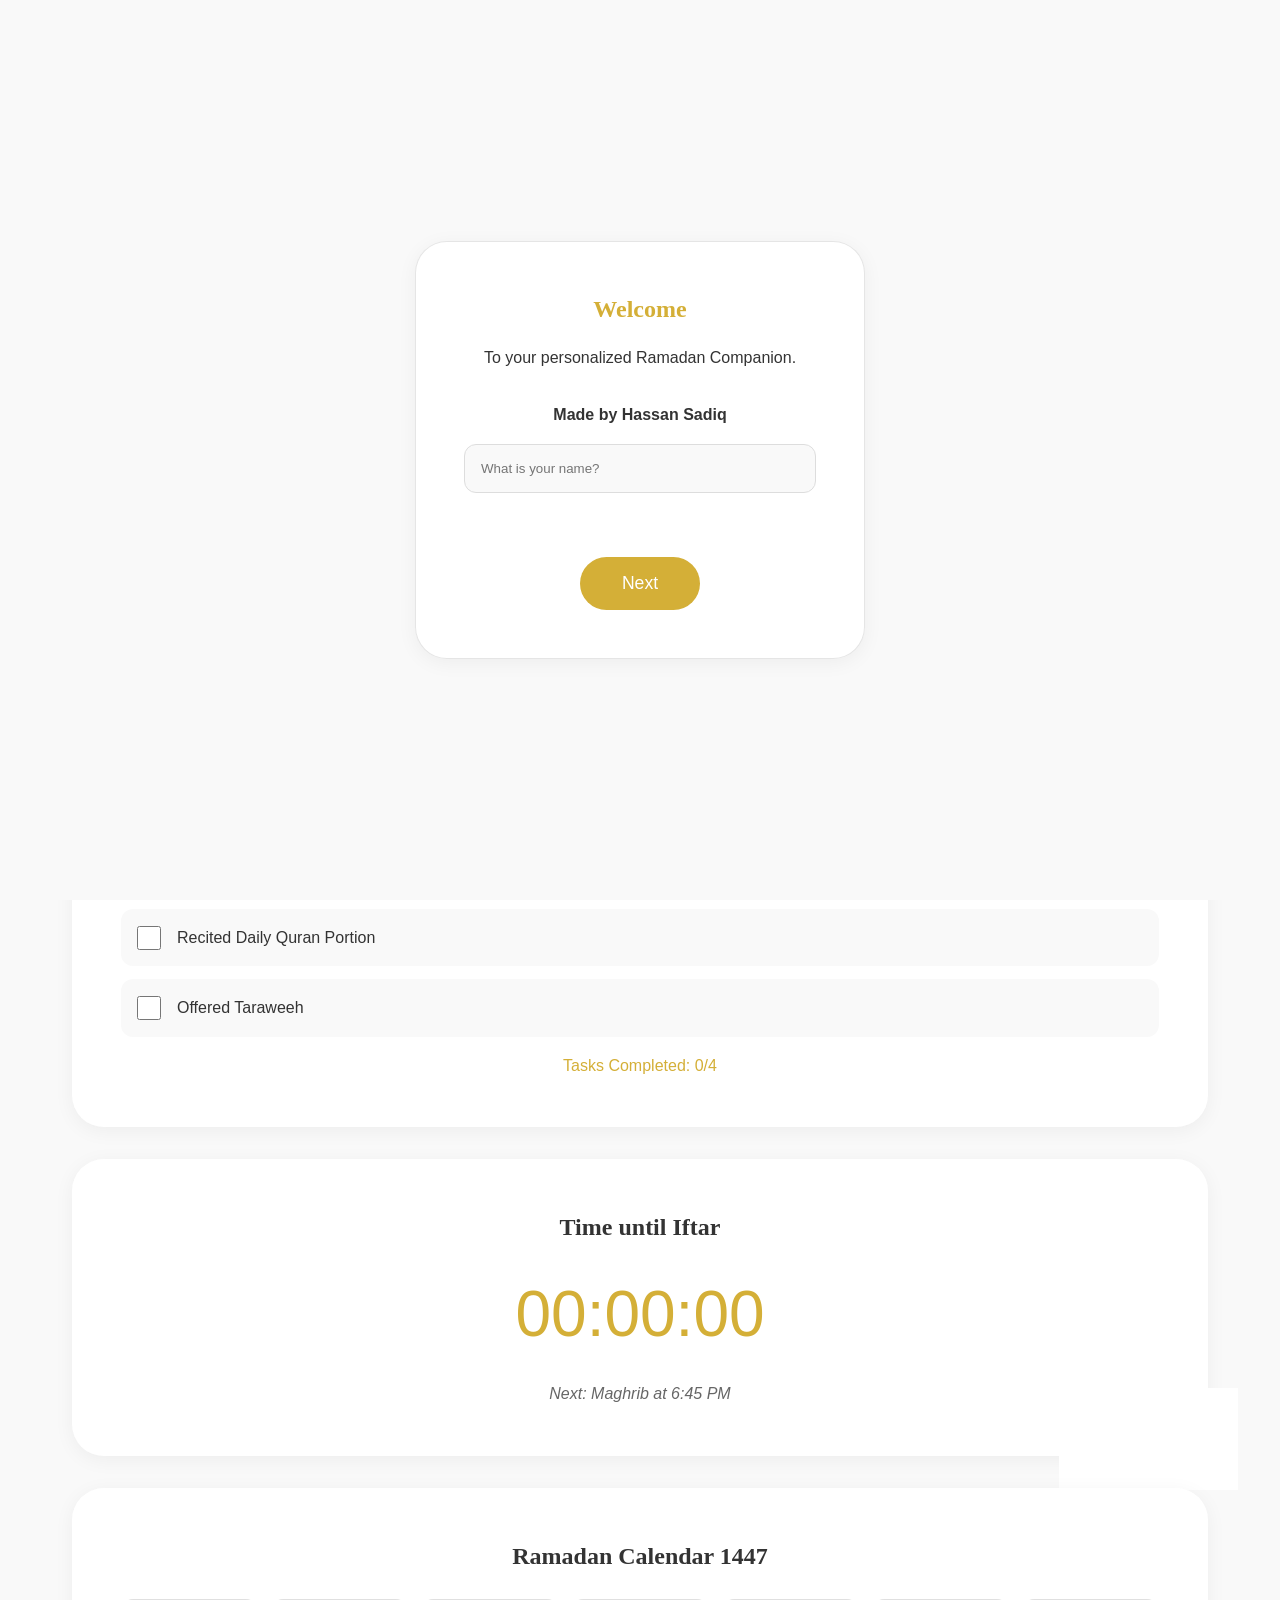
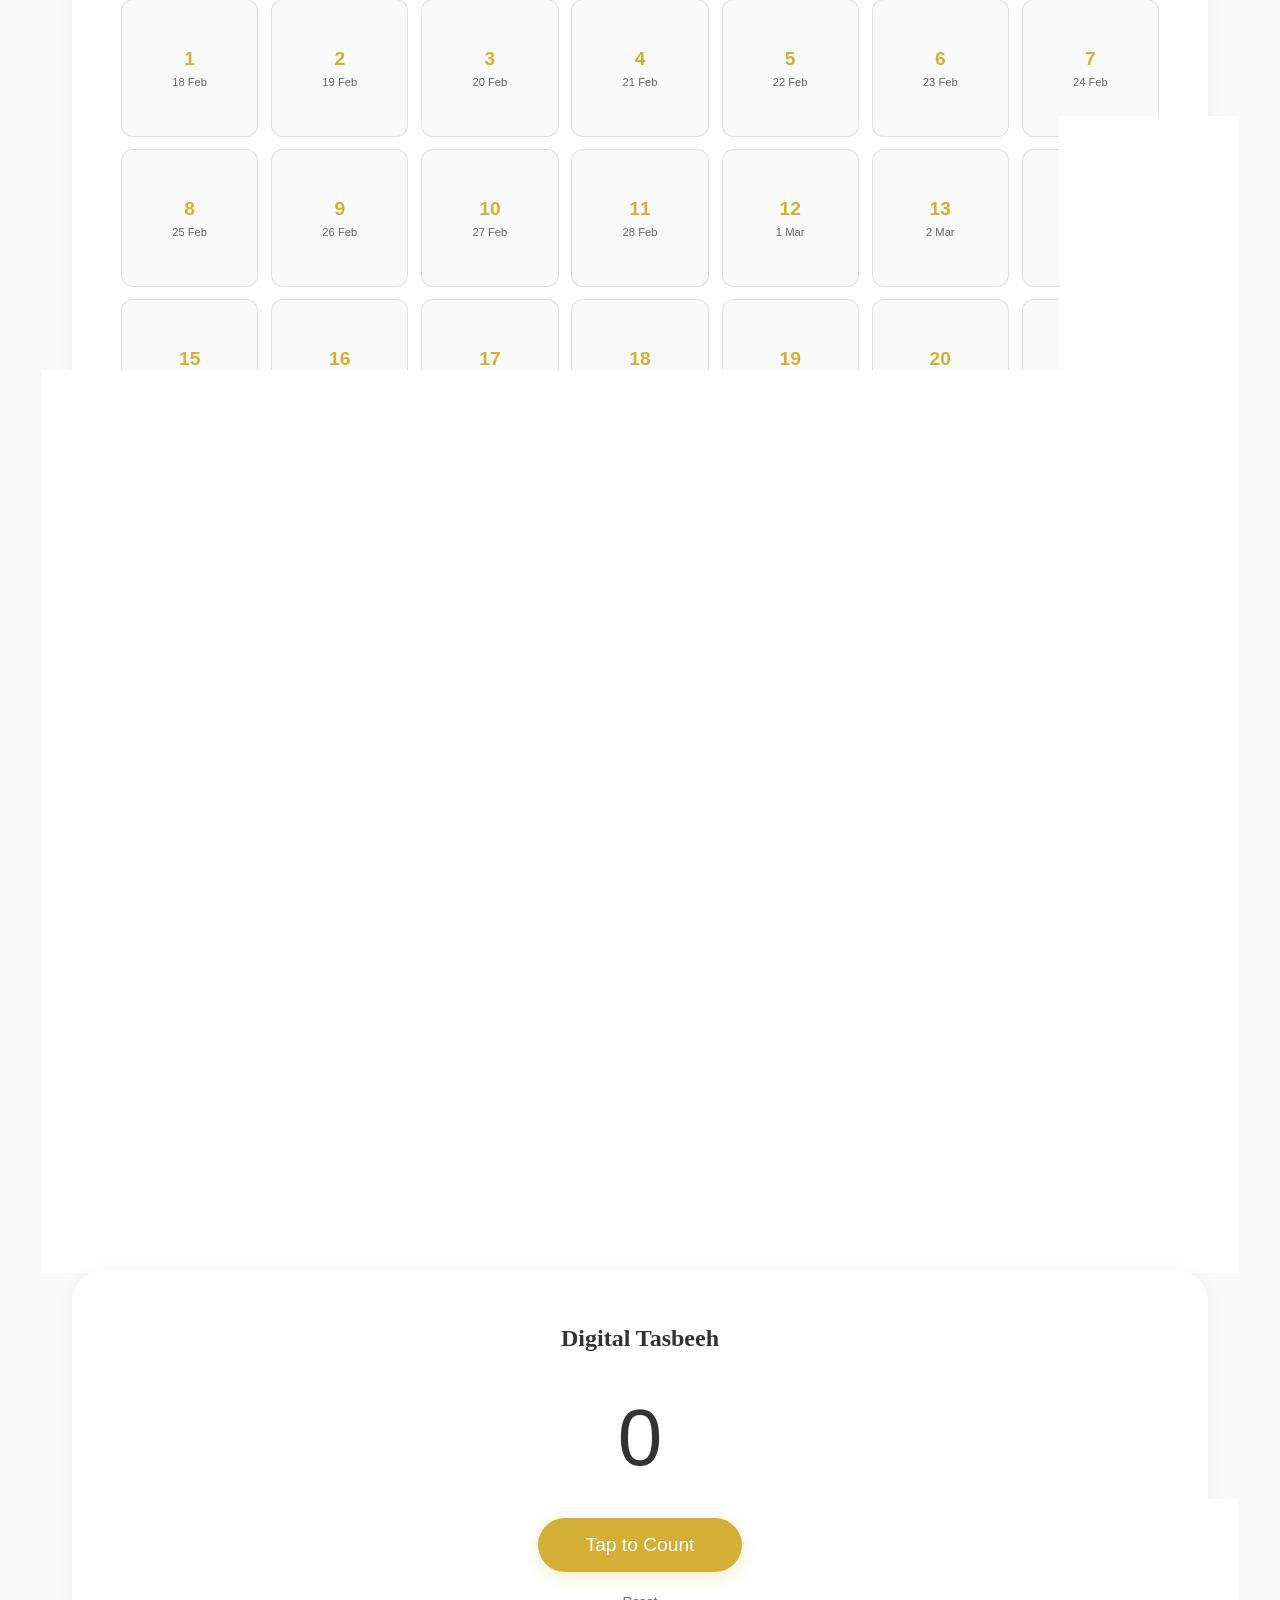
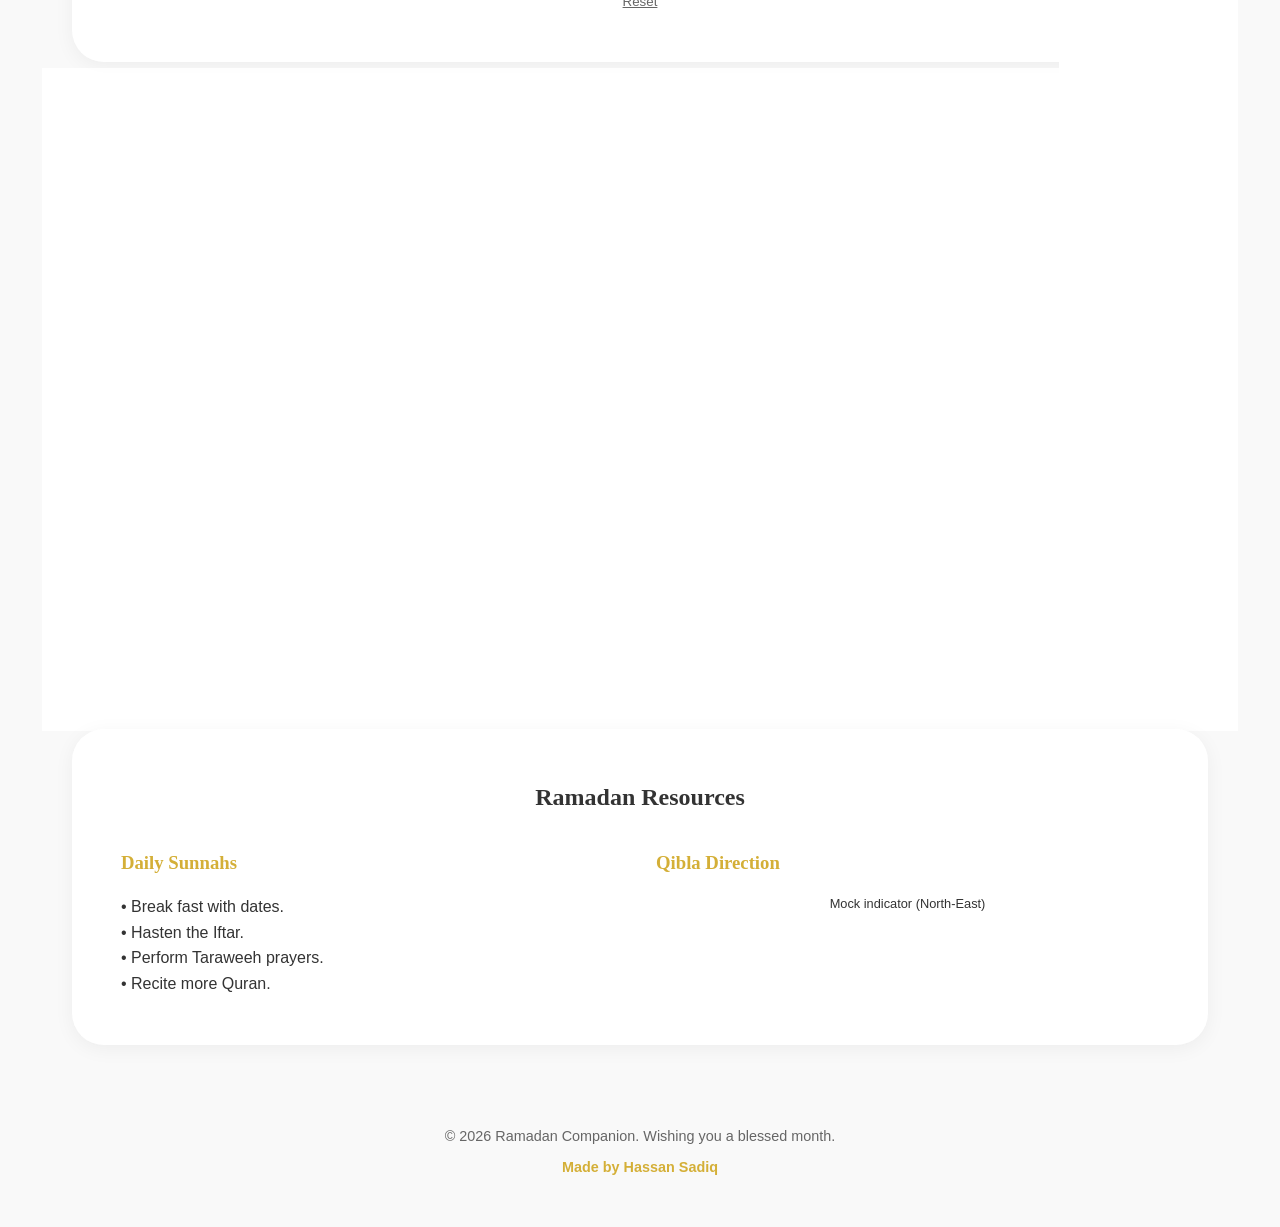
<file: index.html>
<!DOCTYPE html>
<html lang="en">

<head>
    <meta charset="UTF-8">
    <meta name="viewport" content="width=device-width, initial-scale=1.0">
    <title>Ramadan Companion</title>
    <link rel="stylesheet" href="style.css">
    <link rel="icon" href="6137.jpg" type="image/jpg">
</head>

<body>
    <!-- Onboarding Overlay -->
    <div id="onboarding-overlay" class="onboarding-overlay" style="display: none;">
        <div class="onboarding-card">
            <!-- Step 1: Welcome & Name -->
            <div id="step-1" class="onboarding-step active">
                <h2 style="color: var(--accent-gold);">Welcome</h2>
                <p>To your personalized Ramadan Companion.</p>
                <div style="margin: 2rem 0;">
                    <p style="font-weight: 600; margin-bottom: 1rem;">Made by Hassan Sadiq</p>
                    <input type="text" id="user-name-input" placeholder="What is your name?"
                        style="width: 100%; padding: 1rem; border-radius: 12px; border: 1px solid #ddd; background: var(--bg-color); color: var(--text-main); font-family: inherit;">
                </div>
                <button class="onboarding-btn" onclick="nextOnboardingStep(2)">Next</button>
            </div>
            <!-- Step 2: Searchable Region -->
            <div id="step-2" class="onboarding-step">
                <h2 style="color: var(--accent-gold);">Set Your Region</h2>
                <p>Select your city to get accurate times.</p>
                <div class="onboarding-form">
                    <div style="position: relative;">
                        <input type="text" id="city-search" placeholder="Search City (e.g. London, Dubai...)"
                            autocomplete="off">
                        <div id="city-results" class="search-results-dropdown"></div>
                    </div>
                </div>
                <button class="onboarding-btn" id="finish-onboarding" style="display: none;">Finish</button>
            </div>
        </div>
    </div>

    <!-- Navigation -->
    <nav
        style="position: sticky; top: 0; background: var(--card-bg); backdrop-filter: blur(15px); z-index: 100; border-bottom: 1px solid var(--border-color); padding: 1rem 0;">
        <div class="container"
            style="padding: 0 2rem; display: flex; justify-content: space-around; align-items: center; list-style: none;">
            <a href="#home" style="text-decoration: none; color: var(--text-main); font-weight: 600;">Home</a>
            <a href="#tracker" style="text-decoration: none; color: var(--text-main); font-weight: 600;">Tracker</a>
            <a href="#prayers" style="text-decoration: none; color: var(--text-main); font-weight: 600;">Prayers</a>
            <a href="#calendar" style="text-decoration: none; color: var(--text-main); font-weight: 600;">Calendar</a>
            <a href="clock.html" style="text-decoration: none; color: var(--accent-gold); font-weight: 600;">Clock</a>
            <a href="#tasbeeh" style="text-decoration: none; color: var(--text-main); font-weight: 600;">Tasbeeh</a>
            <a href="#zakat" style="text-decoration: none; color: var(--text-main); font-weight: 600;">Zakat</a>
            <button class="theme-toggle" id="theme-btn" title="Toggle Theme">
                <span id="theme-icon">🌙</span>
            </button>
        </div>
    </nav>

    <header id="home">
        <div class="moon-phase-header">
            <div class="moon-container">
                <div class="moon-glow"></div>
                <div id="moon-shape" class="moon-shape"></div>
            </div>
            <p id="moon-status" style="font-size: 0.9rem; color: var(--accent-gold);">Waxing Crescent</p>
        </div>
        <p id="hijri-date" style="margin-top: 1rem;">Loading Hijri Date...</p>
        <h1 id="welcome-title">Ramadan Kareem</h1>
        <div id="region-display"
            style="display: flex; align-items: center; justify-content: center; gap: 0.5rem; margin: 0.5rem 0 1.5rem;">
            <span style="font-size: 0.9rem; color: var(--text-muted);">Region: </span>
            <span id="current-region-label" style="font-weight: 600; color: var(--accent-gold);">Global</span>
            <button id="change-region-btn"
                style="background: none; border: 1px solid var(--accent-gold); color: var(--accent-gold); padding: 0.2rem 0.6rem; border-radius: 20px; font-size: 0.75rem; cursor: pointer; transition: var(--transition-smooth);">Change</button>
        </div>
        <p>Your companion for a blessed month.</p>
    </header>

    <main class="container">
        <!-- Progress Tracker Section -->
        <section id="tracker" class="card tracker-section" style="grid-column: 1 / -1;">
            <h2 style="text-align: center; margin-bottom: 2rem;">Daily Progress Tracker</h2>
            <div class="tracker-list" id="daily-checklist">
                <div class="tracker-item">
                    <input type="checkbox" id="fast-check">
                    <label for="fast-check">Kept Fast (Suhoor to Iftar)</label>
                </div>
                <div class="tracker-item">
                    <input type="checkbox" id="prayer-check">
                    <label for="prayer-check">Offered All 5 Daily Prayers</label>
                </div>
                <div class="tracker-item">
                    <input type="checkbox" id="quran-check">
                    <label for="quran-check">Recited Daily Quran Portion</label>
                </div>
                <div class="tracker-item">
                    <input type="checkbox" id="taraweeh-check">
                    <label for="taraweeh-check">Offered Taraweeh</label>
                </div>
            </div>
            <p style="text-align: center; margin-top: 1rem; color: var(--accent-gold);" id="progress-summary">Tasks
                Completed: 0/4</p>
        </section>


        <!-- Countdown Section -->
        <section id="countdown" class="card countdown-section" style="text-align: center; grid-column: 1 / -1;">
            <h2 id="countdown-label">Time until Iftar</h2>
            <div id="main-countdown"
                style="font-size: 4rem; font-weight: 300; margin: 1rem 0; color: var(--accent-gold);">00:00:00</div>
            <p id="next-meal-time" style="font-style: italic; color: var(--text-muted);">Next: Maghrib at 6:45 PM</p>
        </section>

        <!-- Islamic Calendar Section -->
        <section id="calendar" class="card calendar-section" style="grid-column: 1 / -1;">
            <h2 style="text-align: center; margin-bottom: 1.5rem;">Ramadan Calendar 1447</h2>
            <div id="calendar-grid" class="calendar-grid">
                <!-- Dynamically populated -->
            </div>
        </section>

        <!-- Prayer Times Section -->
        <section id="prayers" class="card prayer-times">
            <h2>Daily Prayers</h2>
            <ul id="prayer-list" style="list-style: none; margin-top: 1.5rem;">
                <!-- Dynamically populated -->
                <li
                    style="display: flex; justify-content: space-between; padding: 0.8rem 0; border-bottom: 1px solid #eee;">
                    <span>Fajr</span> <span class="time">05:12 AM</span>
                </li>
                <li
                    style="display: flex; justify-content: space-between; padding: 0.8rem 0; border-bottom: 1px solid #eee;">
                    <span>Dhuhr</span> <span class="time">12:30 PM</span>
                </li>
                <li
                    style="display: flex; justify-content: space-between; padding: 0.8rem 0; border-bottom: 1px solid #eee;">
                    <span>Asr</span> <span class="time">03:45 PM</span>
                </li>
                <li
                    style="display: flex; justify-content: space-between; padding: 0.8rem 0; border-bottom: 1px solid #eee; color: var(--accent-gold); font-weight: 600;">
                    <span>Maghrib (Iftar)</span> <span class="time">06:45 PM</span>
                </li>
                <li style="display: flex; justify-content: space-between; padding: 0.8rem 0;">
                    <span>Isha</span> <span class="time">08:00 PM</span>
                </li>
            </ul>
        </section>

        <!-- Tasbeeh Counter -->
        <section id="tasbeeh" class="card tasbeeh-section" style="text-align: center;">
            <h2>Digital Tasbeeh</h2>
            <div id="tasbeeh-count" style="font-size: 5rem; margin: 1rem 0; font-weight: 300;">0</div>
            <button id="count-btn"
                style="background: var(--accent-gold); color: white; border: none; padding: 1rem 3rem; border-radius: 50px; font-size: 1.2rem; cursor: pointer; transition: var(--transition-smooth); box-shadow: 0 4px 15px rgba(212, 175, 55, 0.3);">
                Tap to Count
            </button>
            <div style="margin-top: 1rem;">
                <button id="reset-tasbeeh"
                    style="background: none; border: none; color: var(--text-muted); cursor: pointer; text-decoration: underline;">Reset</button>
            </div>
        </section>

        <!-- Daily Dua -->
        <section class="card dua-section" style="grid-column: 1 / -1; text-align: center;">
            <h2 style="margin-bottom: 1rem;">Daily Supplication</h2>
            <p id="dua-text"
                style="font-size: 1.5rem; font-family: 'Playfair Display', serif; font-style: italic; color: var(--text-main);">
                "O Allah, I fasted for You and with Your provision I break my fast."
            </p>
            <p id="dua-translation" style="margin-top: 1rem; color: var(--text-muted);">
                اللَّهُمَّ لَكَ صُمْتُ وَعَلَى رِزْقِكَ أَفْطَرْتُ
            </p>
        </section>
        <!-- Zakat Calculator -->
        <section id="zakat" class="card zakat-section" style="text-align: center;">
            <h2>Zakat Calculator</h2>
            <p style="color: var(--text-muted); margin-bottom: 1.5rem;">Calculate 2.5% of your wealth for charity.</p>
            <div style="display: flex; flex-direction: column; gap: 1rem; max-width: 300px; margin: 0 auto;">
                <input type="number" id="zakat-wealth" placeholder="Enter total wealth"
                    style="padding: 1rem; border-radius: 12px; border: 1px solid #ddd; font-family: inherit;">
                <button id="zakat-calc-btn"
                    style="background: var(--accent-gold); color: white; border: none; padding: 1rem; border-radius: 12px; cursor: pointer; transition: var(--transition-smooth);">Calculate</button>
            </div>
            <div id="zakat-result" style="margin-top: 1.5rem; font-size: 1.2rem;"></div>
        </section>

        <!-- Ramadan Resources -->
        <section id="resources" class="card resources-section" style="grid-column: 1 / -1;">
            <h2 style="text-align: center; margin-bottom: 2rem;">Ramadan Resources</h2>
            <div style="display: grid; grid-template-columns: repeat(auto-fit, minmax(250px, 1fr)); gap: 2rem;">
                <div class="resource-item">
                    <h3 style="color: var(--accent-gold);">Daily Sunnahs</h3>
                    <ul style="list-style: none; margin-top: 1rem;">
                        <li>• Break fast with dates.</li>
                        <li>• Hasten the Iftar.</li>
                        <li>• Perform Taraweeh prayers.</li>
                        <li>• Recite more Quran.</li>
                    </ul>
                </div>
                <div class="resource-item">
                    <h3 style="color: var(--accent-gold);">Qibla Direction</h3>
                    <div class="qibla-compass">
                        <div class="needle" id="qibla-needle"></div>
                    </div>
                    <p style="font-size: 0.8rem; text-align: center;">Mock indicator (North-East)</p>
                </div>
            </div>
        </section>

    </main>

    <footer style="text-align: center; padding: 3rem; color: var(--text-muted); font-size: 0.9rem;">
        <p>&copy; 2026 Ramadan Companion. Wishing you a blessed month.</p>
        <p style="margin-top: 0.5rem; font-weight: 600; color: var(--accent-gold);">Made by Hassan Sadiq</p>
    </footer>

    <script src="script.js"></script>
</body>

</html>
</file>
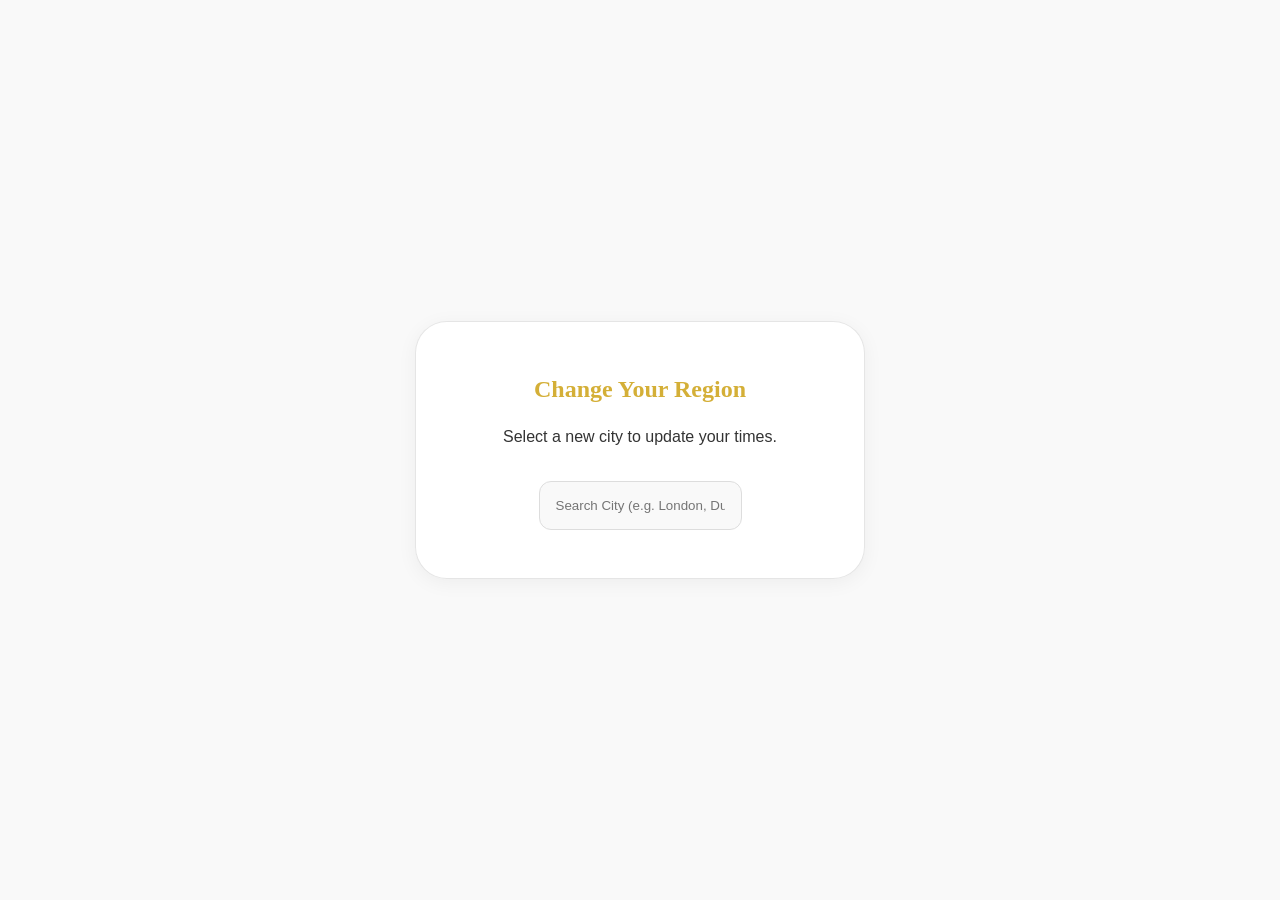
<file: clock.html>
<!DOCTYPE html>
<html lang="en">

<head>
    <meta charset="UTF-8">
    <meta name="viewport" content="width=device-width, initial-scale=1.0">
    <title>World Clock | Ramadan Companion</title>
    <link rel="stylesheet" href="style.css">
    <link rel="icon" href="6137.jpg" type="image/jpg">
    <style>
        body {
            display: flex;
            flex-direction: column;
            min-height: 100vh;
        }

        .clock-hero {
            flex: 1;
            display: flex;
            align-items: center;
            justify-content: center;
            padding: 2rem;
        }
    </style>
</head>

<body>
    <nav
        style="position: sticky; top: 0; background: var(--card-bg); backdrop-filter: blur(15px); z-index: 100; border-bottom: 1px solid var(--border-color); padding: 1rem 0;">
        <div class="container"
            style="padding: 0 2rem; display: flex; justify-content: space-between; align-items: center;">
            <a href="index.html" style="text-decoration: none; color: var(--accent-gold); font-weight: 600;">← Back to
                Home</a>
            <button class="theme-toggle" id="theme-btn" title="Toggle Theme">
                <span id="theme-icon">🌙</span>
            </button>
        </div>
    </nav>

    <div class="clock-hero">
        <section class="card"
            style="width: 100%; max-width: 1000px; display: grid; grid-template-columns: repeat(auto-fit, minmax(300px, 1fr)); gap: 4rem; align-items: center;">
            <div class="analog-clock-container">
                <div class="analog-clock">
                    <div class="hand hour" id="hour-hand"></div>
                    <div class="hand minute" id="minute-hand"></div>
                    <div class="hand second" id="second-hand"></div>
                    <div class="center-dot"></div>
                </div>
            </div>
            <div class="digital-time-container" style="text-align: center;">
                <div id="digital-clock"
                    style="font-size: 6rem; font-weight: 200; color: var(--accent-gold); letter-spacing: -3px; line-height: 1;">
                    00:00:00</div>
                <div id="region-display"
                    style="display: flex; align-items: center; justify-content: center; gap: 0.5rem; margin: 0.5rem 0 0.2rem;">
                    <span style="font-size: 0.9rem; color: var(--text-muted);">Region: </span>
                    <span id="current-region-label" style="font-weight: 600; color: var(--accent-gold);">Global</span>
                    <button id="change-region-btn"
                        style="background: none; border: 1px solid var(--accent-gold); color: var(--accent-gold); padding: 0.2rem 0.6rem; border-radius: 20px; font-size: 0.75rem; cursor: pointer; transition: var(--transition-smooth);">Change</button>
                </div>
                <div id="real-date" style="font-size: 1.8rem; margin: 0.5rem 0 3rem; color: var(--text-muted);">
                    Saturday, February 21, 2026</div>

                <div class="alarm-controls"
                    style="background: var(--bg-color); padding: 2.5rem; border-radius: 32px; border: 1px solid var(--border-color); box-shadow: var(--shadow-soft);">
                    <h3 style="margin-bottom: 0.5rem; color: var(--accent-gold);">Azan Alerts</h3>
                    <p style="font-size: 1rem; margin-bottom: 2rem; color: var(--text-muted);">Get notified for Suhoor &
                        Iftar</p>
                    <div style="display: flex; flex-direction: column; gap: 1.5rem; align-items: center;">
                        <button id="enable-notifications" class="onboarding-btn"
                            style="margin-top: 0; padding: 1.2rem 2.5rem; width: 100%; font-weight: 600;">Activate
                            Notifications</button>
                        <div class="alarm-status" id="alarm-status" style="font-size: 0.95rem;">Status: Offline</div>
                    </div>
                </div>
            </div>
        </section>
    </div>

    <footer style="text-align: center; padding: 2rem; color: var(--text-muted); font-size: 0.8rem;">
        <p>Ramadan Companion | Precise Timekeeping for the Holy Month</p>
    </footer>

    <!-- Onboarding Overlay (for changing region) -->
    <div id="onboarding-overlay" class="onboarding-overlay" style="display: none;">
        <div class="onboarding-card">
            <div id="step-1" class="onboarding-step" style="display: none;">
                <input type="text" id="user-name-input" value="User"> <!-- Placeholder for script compatibility -->
            </div>
            <div id="step-2" class="onboarding-step active">
                <h2 style="color: var(--accent-gold);">Change Your Region</h2>
                <p>Select a new city to update your times.</p>
                <div class="onboarding-form">
                    <div style="position: relative;">
                        <input type="text" id="city-search" placeholder="Search City (e.g. London, Dubai...)"
                            autocomplete="off">
                        <div id="city-results" class="search-results-dropdown"></div>
                    </div>
                </div>
                <button class="onboarding-btn" id="finish-onboarding" style="display: none;">Update Region</button>
            </div>
        </div>
    </div>

    <script src="script.js"></script>
</body>

</html>
</file>
<file: style.css>
:root {
    --accent-gold: #d4af37;
    --text-main: #333;
    --text-muted: #666;
    --bg-color: #f9f9f9;
    --card-bg: rgba(255, 255, 255, 0.9);
    --border-color: rgba(0, 0, 0, 0.1);
    --shadow-soft: 0 4px 20px rgba(0, 0, 0, 0.05);
    --transition-smooth: all 0.3s ease;
}

[data-theme="dark"] {
    --accent-gold: #f5c518;
    --text-main: #e0e0e0;
    --text-muted: #aaa;
    --bg-color: #1a1a1a;
    --card-bg: rgba(30, 30, 30, 0.9);
    --border-color: rgba(255, 255, 255, 0.1);
    --shadow-soft: 0 4px 20px rgba(0, 0, 0, 0.3);
}

html {
    scroll-behavior: smooth;
    font-size: 16px;
}

* {
    box-sizing: border-box;
    margin: 0;
    padding: 0;
}

body {
    font-family: 'Inter', sans-serif;
    line-height: 1.6;
    color: var(--text-main);
    background: var(--bg-color);
    overflow-x: hidden;
}

h1, h2, h3 {
    font-family: 'Playfair Display', serif;
    margin-bottom: 1rem;
}

nav a {
    text-decoration: none;
    color: var(--text-main);
    font-weight: 500;
    position: relative;
}

nav a:hover {
    color: var(--accent-gold);
}

.main-nav {
    backdrop-filter: blur(15px);
    -webkit-backdrop-filter: blur(15px);
    z-index: 1000;
    border-bottom: 1px solid var(--border-color);
    padding: 0.5rem 0;
    box-shadow: 0 2px 10px rgba(0, 0, 0, 0.05);
}

.nav-container {
    display: flex;
    justify-content: space-between;
    align-items: center;
    padding: 0.5rem 1.5rem;
}

.nav-logo {
    font-family: 'Playfair Display', serif;
    font-weight: 700;
    font-size: 1.5rem;
    color: var(--accent-gold);
}

.nav-links {
    display: flex;
    gap: 2rem;
}

.menu-toggle {
    display: none;
    flex-direction: column;
    justify-content: space-between;
    width: 30px;
    height: 21px;
    background: transparent;
    border: none;
    cursor: pointer;
    padding: 0;
    z-index: 1001;
}

.menu-toggle .bar {
    width: 100%;
    height: 3px;
    background: var(--text-main);
    border-radius: 10px;
    transition: var(--transition-smooth);
}

.nav-links.active {
    right: 0;
}

.nav-links a {
    font-size: 1.1rem;
    padding: 0.75rem 1.5rem;
    border-radius: 8px;
    width: 100%;
    text-align: center;
    transition: var(--transition-smooth);
}

.nav-links a:hover {
    background: rgba(212, 175, 55, 0.1);
}

.menu-toggle.active .bar:nth-child(1) {
    transform: translateY(9px) rotate(45deg);
}

.menu-toggle.active .bar:nth-child(2) {
    opacity: 0;
}

.menu-toggle.active .bar:nth-child(3) {
    transform: translateY(-9px) rotate(-45deg);
}

.theme-toggle {
    width: 40px;
    height: 40px;
    padding: 0;
    font-size: 1.3rem;
}

nav a::after {
    content: '';
    position: absolute;
    width: 0;
    height: 2px;
    bottom: -5px;
    left: 0;
    background-color: var(--accent-gold);
    transition: var(--transition-smooth);
}

nav a:hover::after {
    width: 100%;
}

/* Background Motion Graphic Elements */
.bg-graphic {
    position: fixed;
    top: 0;
    left: 0;
    width: 100%;
    height: 100%;
    z-index: -1;
    overflow: hidden;
}

.shape {
    position: absolute;
    border-radius: 50%;
    background: linear-gradient(135deg, rgba(212, 175, 55, 0.08), rgba(176, 196, 222, 0.08));
    filter: blur(40px);
    animation: float 25s infinite alternate ease-in-out;
}

@keyframes float {
    0% {
        transform: translate(0, 0) scale(1) rotate(0deg);
    }
    50% {
        transform: translate(50px, -30px) scale(1.1);
    }
    100% {
        transform: translate(-20px, 40px) scale(0.9) rotate(360deg);
    }
}

/* Staggered fadeInUp for cards */
.container > *:nth-child(1) { animation-delay: 0.1s; }
.container > *:nth-child(2) { animation-delay: 0.3s; }
.container > *:nth-child(3) { animation-delay: 0.5s; }
.container > *:nth-child(4) { animation-delay: 0.7s; }

/* Base Layout */
.container {
    max-width: 1200px;
    margin: 0 auto;
    padding: 2rem;
    display: grid;
    gap: 2rem;
}

header {
    text-align: center;
    padding: 4rem 0;
    animation: fadeInUp 1s ease-out;
}

header h1 {
    font-size: clamp(2rem, 8vw, 3.5rem);
    margin-bottom: 0.5rem;
    color: var(--accent-gold);
}

header p {
    font-size: clamp(0.9rem, 4vw, 1.2rem);
    color: var(--text-muted);
}

/* Component Styles */
.card {
    background: var(--card-bg);
    -webkit-backdrop-filter: blur(15px);
    backdrop-filter: blur(15px);
    border: 1px solid rgba(255, 255, 255, 0.4);
    border-radius: 32px;
    padding: clamp(1.5rem, 5vw, 3rem);
    box-shadow: var(--shadow-soft);
    transition: var(--transition-smooth);
    animation: fadeInUp 1.2s cubic-bezier(0.16, 1, 0.3, 1) backwards;
    position: relative;
    overflow: hidden;
}

.card::before {
    content: '';
    position: absolute;
    top: 0;
    left: -100%;
    width: 100%;
    height: 100%;
    background: linear-gradient(90deg, transparent, rgba(255, 255, 255, 0.2), transparent);
    transition: 0.5s;
}

.card:hover::before {
    left: 100%;
}

.card:hover {
    transform: translateY(-12px);
    box-shadow: 0 30px 60px rgba(0, 0, 0, 0.06);
    border-color: var(--accent-gold);
}

/* Animations */
.theme-toggle {
    background: var(--card-bg);
    border: 1px solid var(--border-color);
    padding: 0.5rem;
    border-radius: 50%;
    cursor: pointer;
    color: var(--text-main);
    display: flex;
    align-items: center;
    justify-content: center;
    transition: var(--transition-smooth);
}

/* Moon Phase Styles */
.moon-container {
    width: clamp(80px, 25vw, 120px);
    height: clamp(80px, 25vw, 120px);
    background: #000;
    border-radius: 50%;
    position: relative;
    margin: 1.5rem auto;
    overflow: hidden;
    box-shadow: 0 0 20px rgba(255, 255, 255, 0.1);
}

.moon-glow {
    position: absolute;
    width: 100%;
    height: 100%;
    background: radial-gradient(circle, rgba(255, 255, 255, 0.4) 0%, transparent 70%);
}

.moon-shape {
    position: absolute;
    width: 100%;
    height: 100%;
    background: #f1f5f9;
    transition: var(--transition-smooth);
}

/* Checklist Styles */
.tracker-list {
    list-style: none;
    text-align: left;
}

.tracker-item {
    display: flex;
    align-items: center;
    gap: 1rem;
    padding: 1rem;
    border-radius: 12px;
    background: var(--bg-color);
    margin-bottom: 0.8rem;
    transition: var(--transition-smooth);
    cursor: pointer;
}

.tracker-item:hover {
    transform: translateX(10px);
}

.tracker-item input[type="checkbox"] {
    width: 24px;
    height: 24px;
    cursor: pointer;
}

.tracker-item.checked {
    opacity: 0.6;
    text-decoration: line-through;
}

/* Onboarding Overlay */
.onboarding-overlay {
    position: fixed;
    top: 0;
    left: 0;
    width: 100%;
    height: 100%;
    background: var(--bg-color);
    z-index: 1000;
    display: flex;
    align-items: center;
    justify-content: center;
    transition: var(--transition-smooth);
}

.onboarding-card {
    background: var(--card-bg);
    -webkit-backdrop-filter: blur(20px);
    backdrop-filter: blur(20px);
    border: 1px solid var(--border-color);
    padding: clamp(1.5rem, 5vw, 3rem);
    border-radius: 32px;
    box-shadow: var(--shadow-soft);
    text-align: center;
    max-width: 450px;
    width: clamp(90%, 95vw, 90%);
    animation: fadeInUp 1s ease-out;
}

.onboarding-step {
    display: none;
}

.onboarding-step.active {
    display: block;
    animation: fadeIn 0.5s ease-in-out;
}

.onboarding-btn {
    background: var(--accent-gold);
    color: white;
    border: none;
    padding: 1rem 2.5rem;
    min-width: 120px;
    min-height: 48px;
    border-radius: 50px;
    font-size: 1.1rem;
    cursor: pointer;
    transition: var(--transition-smooth);
    margin-top: 2rem;
}

.onboarding-btn:hover {
    transform: translateY(-5px);
    box-shadow: 0 10px 20px rgba(212, 175, 55, 0.3);
}

.onboarding-form {
    display: flex;
    flex-direction: column;
    gap: 1rem;
    margin-top: 2rem;
}

.onboarding-form input {
    padding: 1rem;
    border-radius: 12px;
    border: 1px solid #ddd;
    font-family: inherit;
    background: var(--bg-color);
    color: var(--text-main);
}

/* Search Results Dropdown */
.search-results-dropdown {
    position: absolute;
    top: 100%;
    left: 0;
    width: 100%;
    background: var(--card-bg);
    -webkit-backdrop-filter: blur(20px);
    backdrop-filter: blur(20px);
    border: 1px solid var(--border-color);
    border-radius: 12px;
    max-height: 200px;
    overflow-y: auto;
    z-index: 1001;
    display: none;
    box-shadow: var(--shadow-soft);
    margin-top: 5px;
}

.search-result-item {
    padding: 0.8rem 1rem;
    cursor: pointer;
    text-align: left;
    transition: var(--transition-smooth);
    border-bottom: 1px solid var(--border-color);
}

.search-result-item:last-child {
    border-bottom: none;
}

.search-result-item:hover {
    background: rgba(212, 175, 55, 0.1);
    color: var(--accent-gold);
}

/* Calendar Styles */
.calendar-grid {
    display: grid;
    grid-template-columns: repeat(7, 1fr);
    gap: clamp(0.3rem, 2vw, 0.8rem);
    margin-top: 1rem;
}

.calendar-day {
    aspect-ratio: 1;
    display: flex;
    flex-direction: column;
    align-items: center;
    justify-content: center;
    background: var(--bg-color);
    border-radius: 12px;
    border: 1px solid var(--border-color);
    font-size: 0.9rem;
    transition: var(--transition-smooth);
    padding: 0.5rem;
}

.calendar-day:hover {
    transform: translateY(-5px);
    border-color: var(--accent-gold);
}

.calendar-day.today {
    background: rgba(212, 175, 55, 0.1);
    border-color: var(--accent-gold);
    box-shadow: 0 0 15px rgba(212, 175, 55, 0.2);
}

.calendar-day.event {
    background: rgba(176, 196, 222, 0.1);
}

.hijri-num {
    font-weight: 700;
    font-size: 1.2rem;
    color: var(--accent-gold);
}

.greg-num {
    font-size: 0.7rem;
    color: var(--text-muted);
}

@keyframes fadeIn {
    from { opacity: 0; }
    to { opacity: 1; }
}

@keyframes fadeInUp {
    from {
        opacity: 0;
        transform: translateY(30px);
    }
    to {
        opacity: 1;
        transform: translateY(0);
    }
}

/* Responsive Design */
@media (max-width: 1200px) {
    .container {
        padding: 1.5rem;
        gap: 1.5rem;
    }
    header {
        padding: 3rem 0;
    }
}

@media (max-width: 768px) {
    .nav-container {
        padding: 0.5rem 1rem;
    }
    .nav-logo {
        font-size: 1.3rem;
    }
    .menu-toggle {
        display: flex;
    }
    .nav-links {
        position: fixed;
        top: 0;
        right: -100%;
        width: 250px;
        height: 100vh;
        background: var(--card-bg);
        flex-direction: column;
        justify-content: center;
        align-items: center;
        gap: 2rem;
        transition: right 0.3s ease;
        z-index: 1000;
        padding: 2rem;
        box-shadow: -5px 0 15px rgba(0, 0, 0, 0.1);
    }
    .container {
        padding: 1rem;
        grid-template-columns: 1fr;
    }
    .card {
        padding: 1.5rem;
    }
    header h1 {
        font-size: 2.5rem;
    }
    header {
        padding: 2rem 0;
    }
    .tracker-section h2,
    .countdown-section h2,
    .calendar-section h2 {
        font-size: 1.5rem;
    }
    .tracker-item {
        padding: 0.75rem;
        font-size: 0.9rem;
    }
    .prayer-times ul li {
        padding: 0.5rem 0;
        font-size: 0.9rem;
    }
    #main-countdown {
        font-size: 3rem;
    }
}

@media (max-width: 600px) {
    .calendar-grid {
        grid-template-columns: repeat(5, 1fr);
    }
    .moon-container {
        width: 80px;
        height: 80px;
    }
    .card {
        border-radius: 24px;
        padding: 1rem;
    }
    .onboarding-card {
        padding: 1.5rem;
    }
}

@media (max-width: 480px) {
    .nav-logo {
        font-size: 1.2rem;
    }
    .calendar-grid {
        grid-template-columns: repeat(4, 1fr);
    }
    header h1 {
        font-size: 2rem;
    }
    header p {
        font-size: 1rem;
    }
    .tracker-item {
        flex-direction: column;
        align-items: flex-start;
        gap: 0.5rem;
    }
    .prayer-times ul li {
        flex-direction: column;
        align-items: center;
        gap: 0.5rem;
    }
    #main-countdown {
        font-size: 2.5rem;
    }
    .tasbeeh-section h2 {
        font-size: 1.5rem;
    }
    #tasbeeh-count {
        font-size: 4rem;
    }
    .onboarding-btn {
        padding: 0.8rem 2rem;
        font-size: 1rem;
    }
}

@media (max-width: 320px) {
    .container {
        padding: 0.5rem;
    }
    .card {
        padding: 0.75rem;
    }
    .calendar-grid {
        grid-template-columns: repeat(3, 1fr);
    }
    header h1 {
        font-size: 1.8rem;
    }
    .moon-container {
        width: 60px;
        height: 60px;
    }
}
</file>
